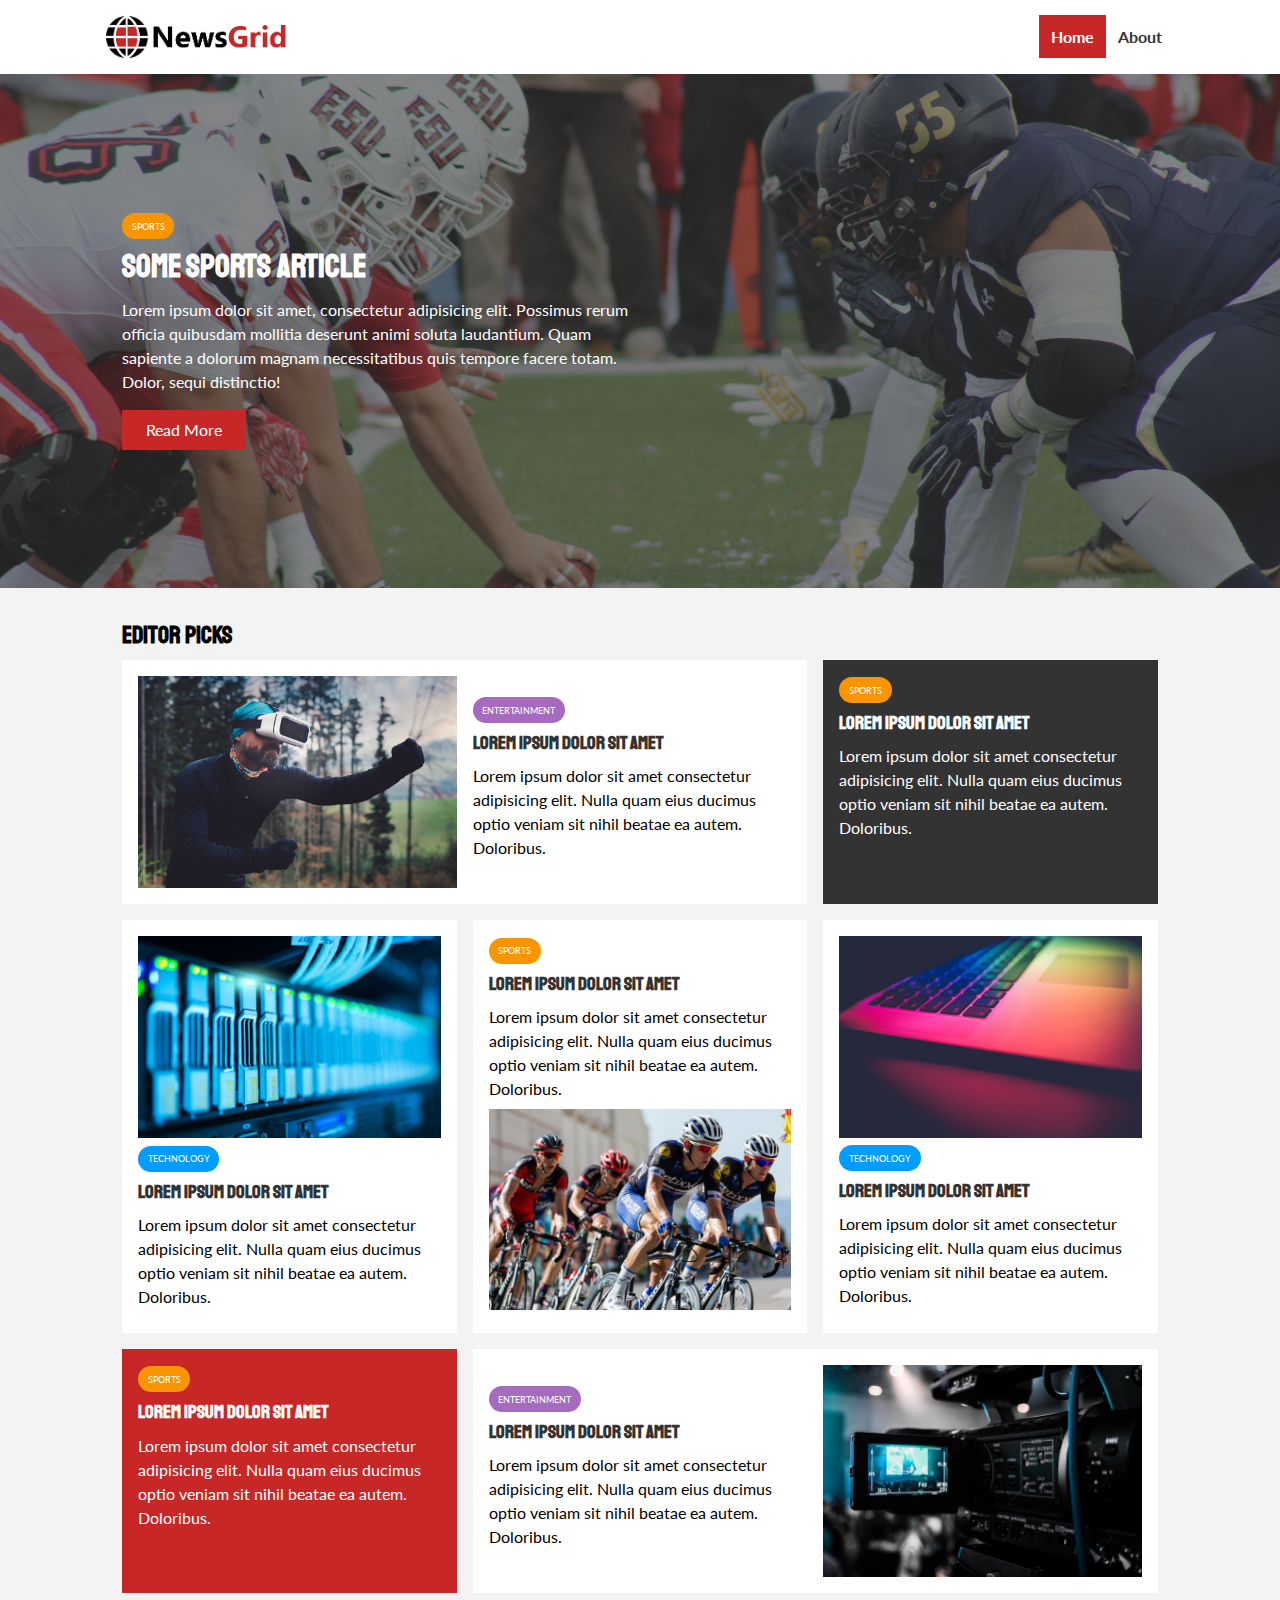
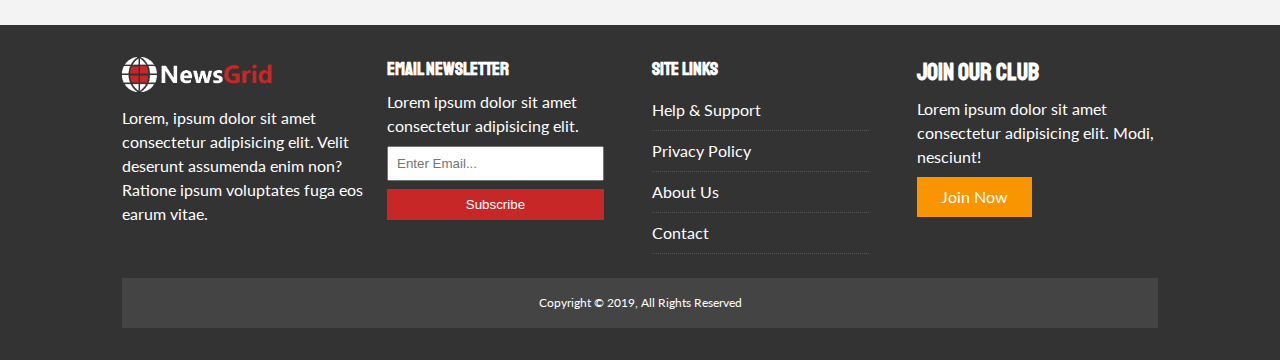
<file: newsgrid/index.html>
<!DOCTYPE html>
<html lang="en">
<head>
  <meta charset="UTF-8">
  <meta name="viewport" content="width=device-width, initial-scale=1.0">
  <meta http-equiv="X-UA-Compatible" content="ie=edge">
  <link rel="stylesheet" href="https://use.fontawesome.com/releases/v5.6.3/css/all.css" integrity="sha384-UHRtZLI+pbxtHCWp1t77Bi1L4ZtiqrqD80Kn4Z8NTSRyMA2Fd33n5dQ8lWUE00s/" crossorigin="anonymous">
  <link href="https://fonts.googleapis.com/css?family=Lato|Staatliches" rel="stylesheet">
  <link rel="stylesheet" href="css/style.css">
  <link rel="stylesheet" media="screen and (max-width: 768px)" href="css/mobile.css">
  <link rel="shortcut icon" type="image/x-icon" href="favicon.ico">
  <title>NewsGrid | Latest News</title>
</head>
<body>
  <nav id="main-nav">
    <div class="container">
      <img src="img/logo.png" alt="NewsGrid" class="logo">
      <div class="social">
        <a href="http://facebook.com" target="_blank"><i class="fab fa-facebook fa-2x"></i></a>
        <a href="http://twitter.com" target="_blank"><i class="fab fa-twitter fa-2x"></i></a>
        <a href="http://instagram.com" target="_blank"><i class="fab fa-instagram fa-2x"></i></a>
        <a href="http://youtube.com" target="_blank"><i class="fab fa-youtube fa-2x"></i></a>
      </div>
      <ul>
        <li><a class="current" href="index.html">Home</a></li>
        <li><a href="about.html">About</a></li>
      </ul>
    </div>
  </nav>

  <!-- Showcase -->
  <header id="showcase">
    <div class="container">
      <div class="showcase-container">
        <div class="showcase-content">
          <div class="category category-sports">Sports</div>
          <h1>Some Sports Article</h1>
          <p>Lorem ipsum dolor sit amet, consectetur adipisicing elit. Possimus rerum officia quibusdam mollitia deserunt animi soluta laudantium. Quam sapiente a dolorum magnam necessitatibus quis tempore facere totam. Dolor, sequi distinctio!</p>
          <a href="article.html" class="btn btn-primary">Read More</a>
        </div>
      </div>
    </div>
  </header>

  <!-- Home Articles -->
  <section id="home-articles" class="py-2">
    <div class="container">
        <h2>Editor Picks</h2>
        <div class="articles-container">
          <article class="card">
            <img src="img/articles/ent1.jpg" alt="">
            <div>
              <div class="category category-ent">Entertainment</div>
              <h3>
                <a href="article.html">Lorem ipsum dolor sit amet</a>
              </h3>
              <p>Lorem ipsum dolor sit amet consectetur adipisicing elit. Nulla quam eius ducimus optio veniam sit nihil beatae ea autem. Doloribus.</p>
            </div>
          </article>
          <article class="card bg-dark">
            <div class="category category-sports">Sports</div>
            <h3>
              <a href="article.html">Lorem ipsum dolor sit amet</a>
            </h3>
            <p>Lorem ipsum dolor sit amet consectetur adipisicing elit. Nulla quam eius ducimus optio veniam sit nihil beatae ea autem. Doloribus.</p>
          </article>
          <article class="card">
            <img src="img/articles/tech1.jpg" alt="">
            <div class="category category-tech">Technology</div>
            <h3>
              <a href="article.html">Lorem ipsum dolor sit amet</a>
            </h3>
            <p>Lorem ipsum dolor sit amet consectetur adipisicing elit. Nulla quam eius ducimus optio veniam sit nihil beatae ea autem. Doloribus.</p>
          </article>
          <article class="card">
            <div class="category category-sports">Sports</div>
            <h3>
              <a href="article.html">Lorem ipsum dolor sit amet</a>
            </h3>
            <p>Lorem ipsum dolor sit amet consectetur adipisicing elit. Nulla quam eius ducimus optio veniam sit nihil beatae ea autem. Doloribus.</p>
            <img src="img/articles/sports1.jpg" alt="">
          </article>
          <article class="card">
            <img src="img/articles/tech2.jpg" alt="">
            <div class="category category-tech">Technology</div>
            <h3>
              <a href="article.html">Lorem ipsum dolor sit amet</a>
            </h3>
            <p>Lorem ipsum dolor sit amet consectetur adipisicing elit. Nulla quam eius ducimus optio veniam sit nihil beatae ea autem. Doloribus.</p>
          </article>
          <article class="card bg-primary">
            <div class="category category-sports">Sports</div>
            <h3>
              <a href="article.html">Lorem ipsum dolor sit amet</a>
            </h3>
            <p>Lorem ipsum dolor sit amet consectetur adipisicing elit. Nulla quam eius ducimus optio veniam sit nihil beatae ea autem. Doloribus.</p>
          </article>
          <article class="card">
            <div>
              <div class="category category-ent">Entertainment</div>
              <h3>
                <a href="article.html">Lorem ipsum dolor sit amet</a>
              </h3>
              <p>Lorem ipsum dolor sit amet consectetur adipisicing elit. Nulla quam eius ducimus optio veniam sit nihil beatae ea autem. Doloribus.</p>
            </div>
            <img src="img/articles/ent2.jpg" alt="">
          </article>
        </div>
    </div>
  </section>

  <!-- Footer -->
  <footer id="main-footer" class="py-2">
    <div class="container footer-container">
      <div>
        <img src="img/logo_light.png" alt="NewsGrid">
        <p>Lorem, ipsum dolor sit amet consectetur adipisicing elit. Velit deserunt assumenda enim non? Ratione ipsum voluptates fuga eos earum vitae.</p>
      </div>
      <div>
        <h3>Email Newsletter</h3>
        <p>Lorem ipsum dolor sit amet consectetur adipisicing elit.</p>
        <form>
          <input type="email" placeholder="Enter Email...">
          <input type="submit" value="Subscribe" class="btn btn-primary">
        </form>
      </div>
      <div>
        <h3>Site Links</h3>
        <ul class="list">
          <li><a href="#">Help & Support</a></li>
          <li><a href="#">Privacy Policy</a></li>
          <li><a href="#">About Us</a></li>
          <li><a href="#">Contact</a></li>
        </ul>
      </div>
      <div>
        <h2>Join Our Club</h2>
        <p>Lorem ipsum dolor sit amet consectetur adipisicing elit. Modi, nesciunt!</p>
        <a href="#" class="btn btn-secondary">Join Now</a>
      </div>
      <div>
        <p>
          Copyright &copy; 2019, All Rights Reserved
        </p>
      </div>
    </div>
  </footer>

</body>
</html>
</file>
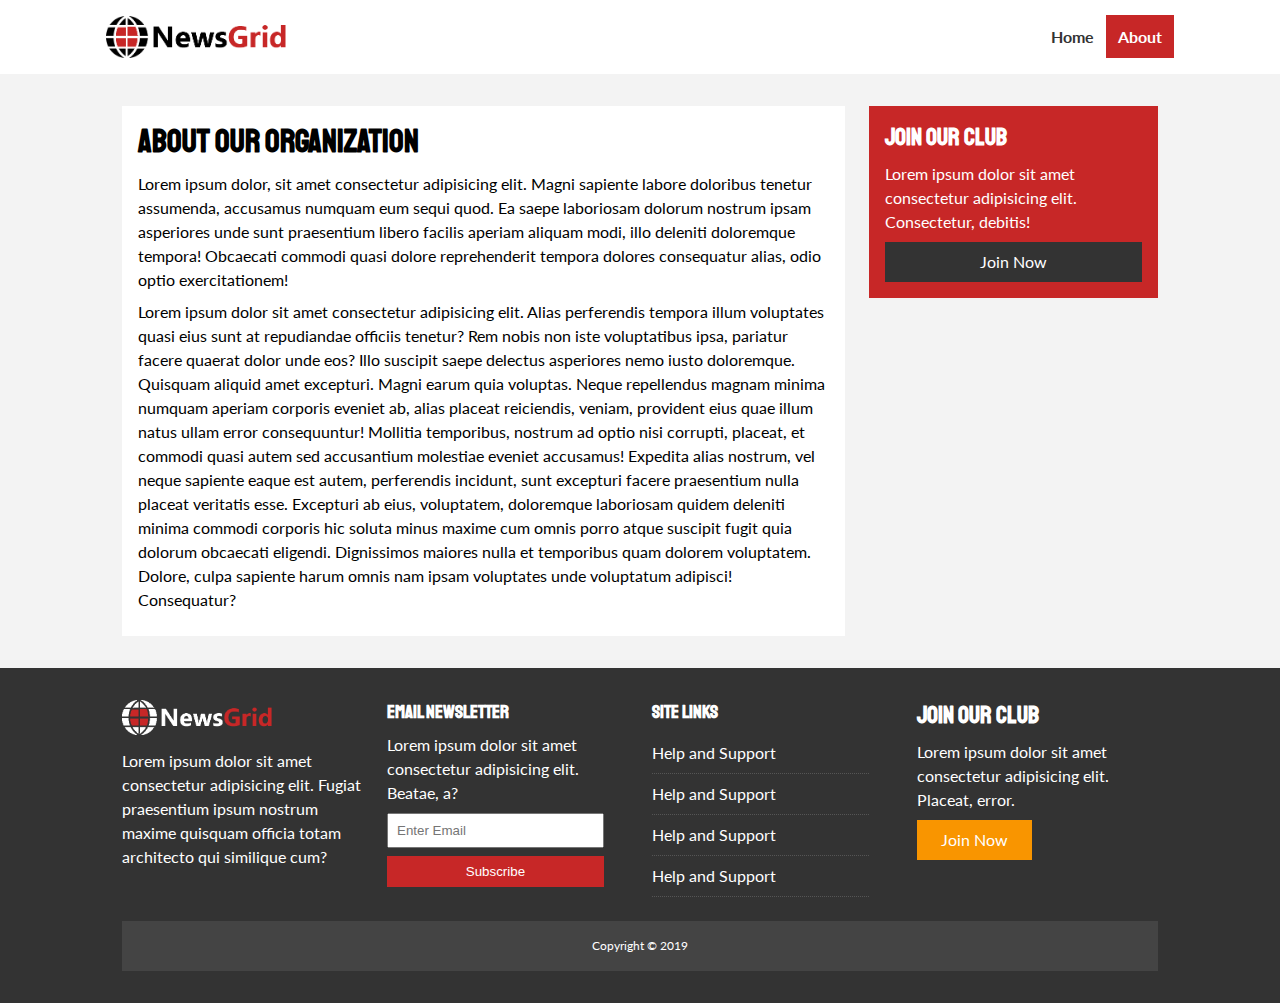
<file: about.html>
<!DOCTYPE html>
<html lang="en">
<head>
  <meta charset="UTF-8">
  <meta name="viewport" content="width=device-width, initial-scale=1.0">
  <meta http-equiv="X-UA-Compatible" content="ie=edge">
  <link rel="stylesheet" href="https://use.fontawesome.com/releases/v5.7.2/css/all.css" integrity="sha384-fnmOCqbTlWIlj8LyTjo7mOUStjsKC4pOpQbqyi7RrhN7udi9RwhKkMHpvLbHG9Sr" crossorigin="anonymous">
  <link href="https://fonts.googleapis.com/css?family=Lato|Staatliches" rel="stylesheet">
  <link rel="stylesheet" href="css/style.css">
  <link rel="stylesheet" media="screen and (max-width: 768px)" href="css/mobile.css">
  <link rel="shortcut icon" type="image/x-icon" href="favicon.ico">
  <title>News Grid | About</title>
</head>
<body>


  <!-- Navbar -->
  <nav id="main-nav">
    <div class="container">
      <img src="img/logo.png" class="logo" alt="">
      <div class="social">
        <a href="http://facebook.com"><i class="fab fa-facebook fa-2x" target="_blank"></i></a>
        <a href="http://twitter.com"><i class="fab fa-twitter fa-2x" target="_blank"></i></a>
        <a href="http://instagram.com"><i class="fab fa-instagram fa-2x" target="_blank"></i></a>
        <a href="http://youtube.com"><i class="fab fa-youtube fa-2x" target="_blank"></i></a>
      </div>
      <ul>
        <li><a href="index.html">Home</a></li>
        <li><a href="about.html" class="current">About</a></li>
      </ul>
    </div>
  </nav>


  
<!-- Section About-->
<section id="about">
  <div class="container">
    <div class="page-container">
      <article class="card">
        <h1 class="l-heading">About Our Organization</h1>
        <p>Lorem ipsum dolor, sit amet consectetur adipisicing elit. Magni sapiente labore doloribus tenetur assumenda, accusamus numquam eum sequi quod. Ea saepe laboriosam dolorum nostrum ipsam asperiores unde sunt praesentium libero facilis aperiam aliquam modi, illo deleniti doloremque tempora! Obcaecati commodi quasi dolore reprehenderit tempora dolores consequatur alias, odio optio exercitationem!</p>
        <p>Lorem ipsum dolor sit amet consectetur adipisicing elit. Alias perferendis tempora illum voluptates quasi eius sunt at repudiandae officiis tenetur? Rem nobis non iste voluptatibus ipsa, pariatur facere quaerat dolor unde eos? Illo suscipit saepe delectus asperiores nemo iusto doloremque. Quisquam aliquid amet excepturi. Magni earum quia voluptas. Neque repellendus magnam minima numquam aperiam corporis eveniet ab, alias placeat reiciendis, veniam, provident eius quae illum natus ullam error consequuntur! Mollitia temporibus, nostrum ad optio nisi corrupti, placeat, et commodi quasi autem sed accusantium molestiae eveniet accusamus! Expedita alias nostrum, vel neque sapiente eaque est autem, perferendis incidunt, sunt excepturi facere praesentium nulla placeat veritatis esse. Excepturi ab eius, voluptatem, doloremque laboriosam quidem deleniti minima commodi corporis hic soluta minus maxime cum omnis porro atque suscipit fugit quia dolorum obcaecati eligendi. Dignissimos maiores nulla et temporibus quam dolorem voluptatem. Dolore, culpa sapiente harum omnis nam ipsam voluptates unde voluptatum adipisci! Consequatur?</p>
      </article>
      <aside class="card bg-primary">
        <h2>Join Our Club</h2>
        <p>Lorem ipsum dolor sit amet consectetur adipisicing elit. Consectetur, debitis!</p>
        <a href="#" class="btn btn-dark btn-block">Join Now</a>
      </aside>
    </div>
  </div>
</section>


  <!-- Footer -->
  <footer id="main-footer">
    <div class="container footer-container py-2">
      <div>
        <img src="img/logo_light.png" alt="">
        <p>Lorem ipsum dolor sit amet consectetur adipisicing elit. Fugiat praesentium ipsum nostrum maxime quisquam
          officia totam architecto qui similique cum?</p>
      </div>
      <div>
        <h3>Email Newsletter</h3>
        <p>Lorem ipsum dolor sit amet consectetur adipisicing elit. Beatae, a?</p>
        <form>
          <input type="email" placeholder="Enter Email">
          <input type="submit" value="Subscribe" class="btn btn-primary">
        </form>
      </div>
      <div>
        <h3>Site Links</h3>
        <ul class="list">
          <li><a href="#">Help and Support</a></li>
          <li><a href="#">Help and Support</a></li>
          <li><a href="#">Help and Support</a></li>
          <li><a href="#">Help and Support</a></li>
        </ul>
      </div>
      <div>
        <h2>Join Our Club</h2>
        <p>Lorem ipsum dolor sit amet consectetur adipisicing elit. Placeat, error.</p>
        <a href="#" class="btn btn-secondary">Join Now</a>
      </div>
      <div>
        <p>Copyright &copy; 2019</p>
      </div>
    </div>
  </footer>


</body>
</html>
</html>
</file>
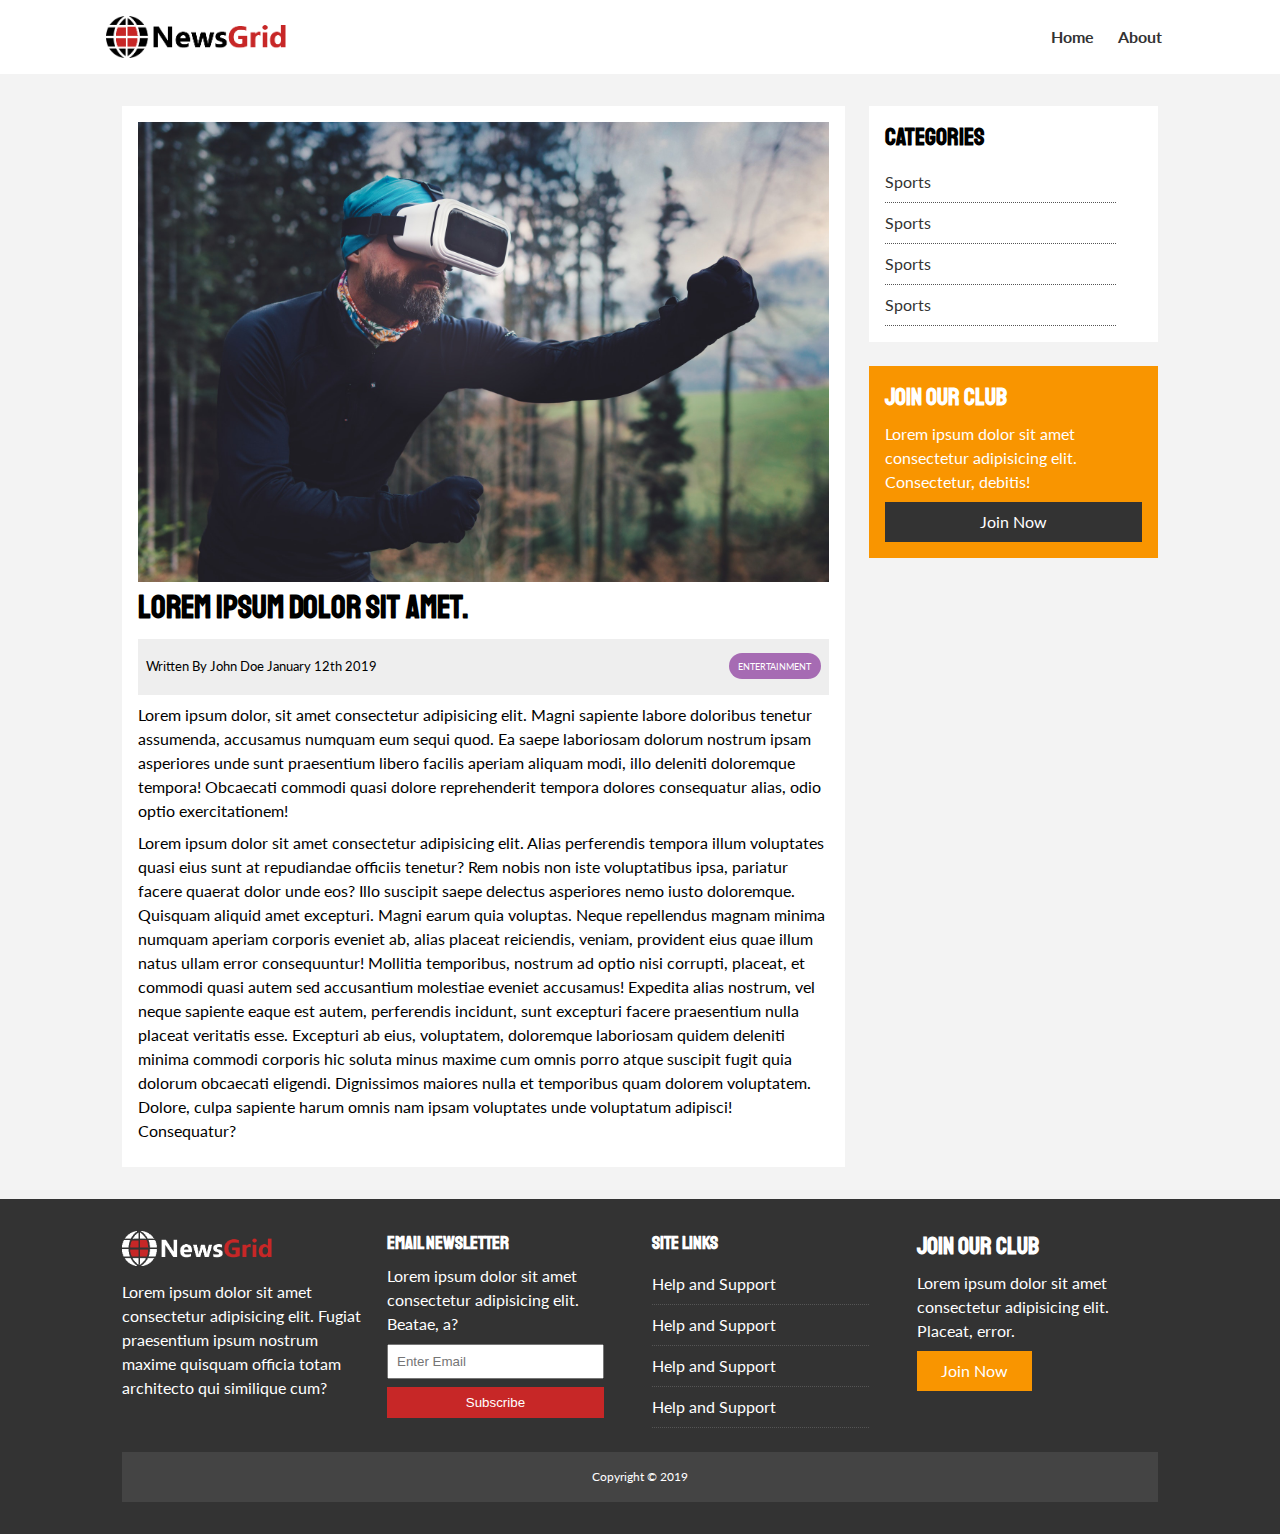
<file: article.html>
<!DOCTYPE html>
<html lang="en">
<head>
  <meta charset="UTF-8">
  <meta name="viewport" content="width=device-width, initial-scale=1.0">
  <meta http-equiv="X-UA-Compatible" content="ie=edge">
  <link rel="stylesheet" href="https://use.fontawesome.com/releases/v5.7.2/css/all.css" integrity="sha384-fnmOCqbTlWIlj8LyTjo7mOUStjsKC4pOpQbqyi7RrhN7udi9RwhKkMHpvLbHG9Sr" crossorigin="anonymous">
  <link href="https://fonts.googleapis.com/css?family=Lato|Staatliches" rel="stylesheet">
  <link rel="stylesheet" href="css/style.css">
  <link rel="stylesheet" media="screen and (max-width: 768px)" href="css/mobile.css">
  <link rel="shortcut icon" type="image/x-icon" href="favicon.ico">
  <title>News Grid | Latest News</title>
</head>
<body>


  <!-- Navbar -->
  <nav id="main-nav">
    <div class="container">
      <img src="img/logo.png" class="logo" alt="">
      <div class="social">
        <a href="http://facebook.com"><i class="fab fa-facebook fa-2x" target="_blank"></i></a>
        <a href="http://twitter.com"><i class="fab fa-twitter fa-2x" target="_blank"></i></a>
        <a href="http://instagram.com"><i class="fab fa-instagram fa-2x" target="_blank"></i></a>
        <a href="http://youtube.com"><i class="fab fa-youtube fa-2x" target="_blank"></i></a>
      </div>
      <ul>
        <li><a href="index.html">Home</a></li>
        <li><a href="about.html">About</a></li>
      </ul>
    </div>
  </nav>


  
<!-- Section Article-->
<section id="article">
  <div class="container">
    <div class="page-container">
      <article class="card">
        <img src="img/articles/ent1.jpg" alt="" class="src">
        <h1 class="l-heading">Lorem ipsum dolor sit amet.</h1>
        <div class="meta">
          <small>
            <i class="fas fa-user"></i> Written By John Doe January 12th 2019
          </small>
          <div class="category category-ent">Entertainment</div>
        </div>
        <p>Lorem ipsum dolor, sit amet consectetur adipisicing elit. Magni sapiente labore doloribus tenetur assumenda, accusamus numquam eum sequi quod. Ea saepe laboriosam dolorum nostrum ipsam asperiores unde sunt praesentium libero facilis aperiam aliquam modi, illo deleniti doloremque tempora! Obcaecati commodi quasi dolore reprehenderit tempora dolores consequatur alias, odio optio exercitationem!</p>
        <p>Lorem ipsum dolor sit amet consectetur adipisicing elit. Alias perferendis tempora illum voluptates quasi eius sunt at repudiandae officiis tenetur? Rem nobis non iste voluptatibus ipsa, pariatur facere quaerat dolor unde eos? Illo suscipit saepe delectus asperiores nemo iusto doloremque. Quisquam aliquid amet excepturi. Magni earum quia voluptas. Neque repellendus magnam minima numquam aperiam corporis eveniet ab, alias placeat reiciendis, veniam, provident eius quae illum natus ullam error consequuntur! Mollitia temporibus, nostrum ad optio nisi corrupti, placeat, et commodi quasi autem sed accusantium molestiae eveniet accusamus! Expedita alias nostrum, vel neque sapiente eaque est autem, perferendis incidunt, sunt excepturi facere praesentium nulla placeat veritatis esse. Excepturi ab eius, voluptatem, doloremque laboriosam quidem deleniti minima commodi corporis hic soluta minus maxime cum omnis porro atque suscipit fugit quia dolorum obcaecati eligendi. Dignissimos maiores nulla et temporibus quam dolorem voluptatem. Dolore, culpa sapiente harum omnis nam ipsam voluptates unde voluptatum adipisci! Consequatur?</p>
      </article>

      <aside id="categories" class="card">
        <h2>Categories</h2>
        <ul class="list">
          <li><a href="#"><i class="fas fa-chevron-right"></i>Sports</a></li>
          <li><a href="#"><i class="fas fa-chevron-right"></i>Sports</a></li>
          <li><a href="#"><i class="fas fa-chevron-right"></i>Sports</a></li>
          <li><a href="#"><i class="fas fa-chevron-right"></i>Sports</a></li>
        </ul>
      </aside>
      <aside class="card bg-secondary">
        <h2>Join Our Club</h2>
        <p>Lorem ipsum dolor sit amet consectetur adipisicing elit. Consectetur, debitis!</p>
        <a href="#" class="btn btn-dark btn-block">Join Now</a>
      </aside>
    </div>
  </div>
</section>


  <!-- Footer -->
  <footer id="main-footer">
    <div class="container footer-container py-2">
      <div>
        <img src="img/logo_light.png" alt="">
        <p>Lorem ipsum dolor sit amet consectetur adipisicing elit. Fugiat praesentium ipsum nostrum maxime quisquam
          officia totam architecto qui similique cum?</p>
      </div>
      <div>
        <h3>Email Newsletter</h3>
        <p>Lorem ipsum dolor sit amet consectetur adipisicing elit. Beatae, a?</p>
        <form>
          <input type="email" placeholder="Enter Email">
          <input type="submit" value="Subscribe" class="btn btn-primary">
        </form>
      </div>
      <div>
        <h3>Site Links</h3>
        <ul class="list">
          <li><a href="#">Help and Support</a></li>
          <li><a href="#">Help and Support</a></li>
          <li><a href="#">Help and Support</a></li>
          <li><a href="#">Help and Support</a></li>
        </ul>
      </div>
      <div>
        <h2>Join Our Club</h2>
        <p>Lorem ipsum dolor sit amet consectetur adipisicing elit. Placeat, error.</p>
        <a href="#" class="btn btn-secondary">Join Now</a>
      </div>
      <div>
        <p>Copyright &copy; 2019</p>
      </div>
    </div>
  </footer>


</body>
</html>
</html>
</file>
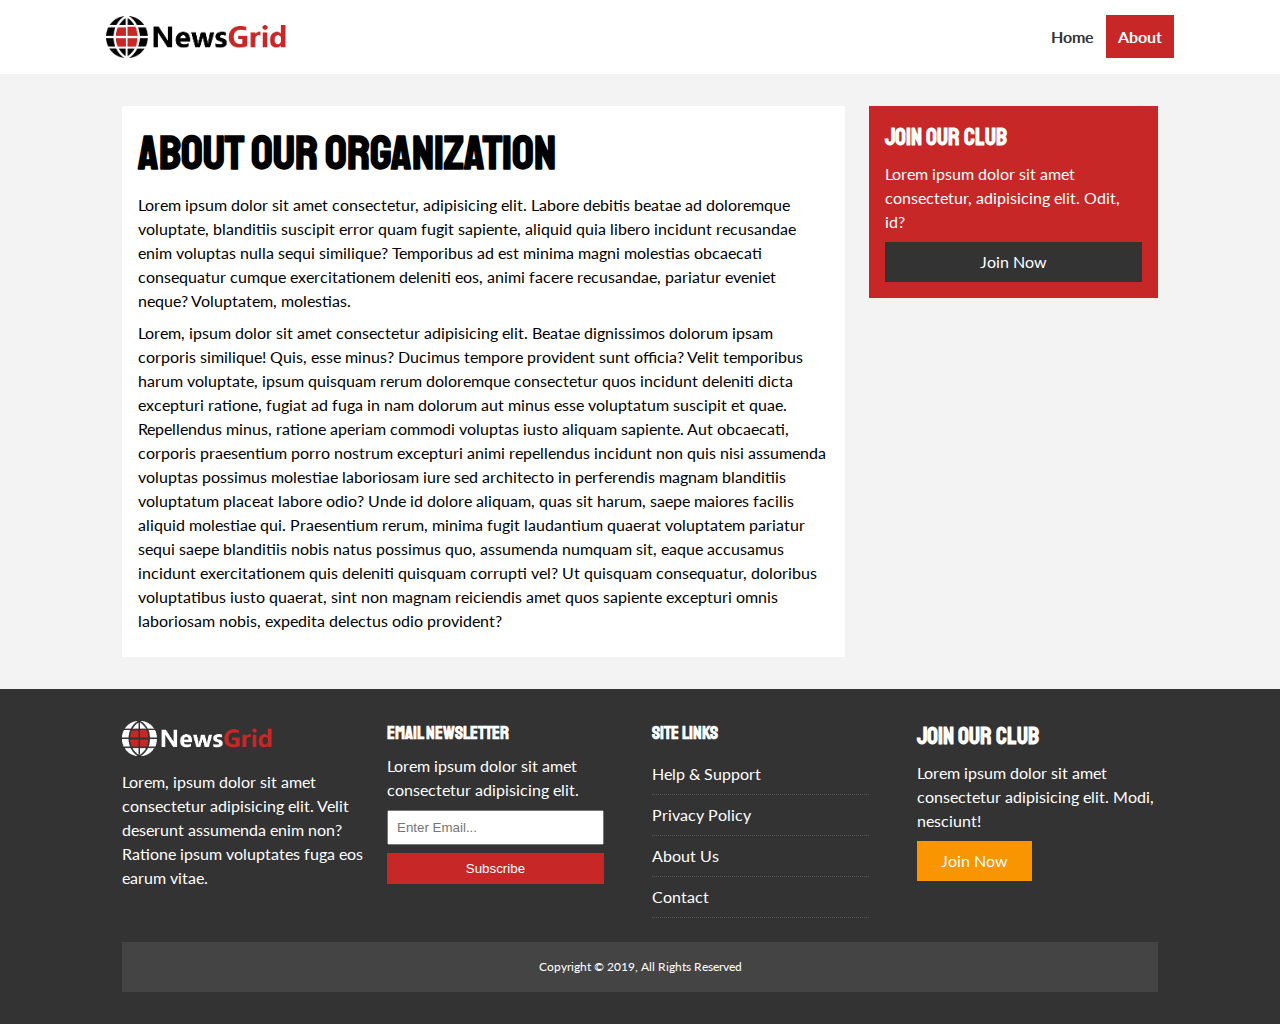
<file: newsgrid/about.html>
<!DOCTYPE html>
<html lang="en">
<head>
  <meta charset="UTF-8">
  <meta name="viewport" content="width=device-width, initial-scale=1.0">
  <meta http-equiv="X-UA-Compatible" content="ie=edge">
  <link rel="stylesheet" href="https://use.fontawesome.com/releases/v5.6.3/css/all.css" integrity="sha384-UHRtZLI+pbxtHCWp1t77Bi1L4ZtiqrqD80Kn4Z8NTSRyMA2Fd33n5dQ8lWUE00s/" crossorigin="anonymous">
  <link href="https://fonts.googleapis.com/css?family=Lato|Staatliches" rel="stylesheet">
  <link rel="stylesheet" href="css/style.css">
  <link rel="stylesheet" media="screen and (max-width: 768px)" href="css/mobile.css">
  <link rel="shortcut icon" type="image/x-icon" href="favicon.ico">
  <title>NewsGrid | About</title>
</head>
<body>
  <nav id="main-nav">
    <div class="container">
      <img src="img/logo.png" alt="NewsGrid" class="logo">
      <div class="social">
        <a href="http://facebook.com" target="_blank"><i class="fab fa-facebook fa-2x"></i></a>
        <a href="http://twitter.com" target="_blank"><i class="fab fa-twitter fa-2x"></i></a>
        <a href="http://instagram.com" target="_blank"><i class="fab fa-instagram fa-2x"></i></a>
        <a href="http://youtube.com" target="_blank"><i class="fab fa-youtube fa-2x"></i></a>
      </div>
      <ul>
        <li><a href="index.html">Home</a></li>
        <li><a class="current" href="about.html">About</a></li>
      </ul>
    </div>
  </nav>

  <section id="about">
    <div class="container">
      <div class="page-container">
        <article class="card">
          <h1 class="l-heading">About Our Organization</h1>
          <p>Lorem ipsum dolor sit amet consectetur, adipisicing elit. Labore debitis beatae ad doloremque voluptate, blanditiis suscipit error quam fugit sapiente, aliquid quia libero incidunt recusandae enim voluptas nulla sequi similique? Temporibus ad est minima magni molestias obcaecati consequatur cumque exercitationem deleniti eos, animi facere recusandae, pariatur eveniet neque? Voluptatem, molestias.</p>
          <p>Lorem, ipsum dolor sit amet consectetur adipisicing elit. Beatae dignissimos dolorum ipsam corporis similique! Quis, esse minus? Ducimus tempore provident sunt officia? Velit temporibus harum voluptate, ipsum quisquam rerum doloremque consectetur quos incidunt deleniti dicta excepturi ratione, fugiat ad fuga in nam dolorum aut minus esse voluptatum suscipit et quae. Repellendus minus, ratione aperiam commodi voluptas iusto aliquam sapiente. Aut obcaecati, corporis praesentium porro nostrum excepturi animi repellendus incidunt non quis nisi assumenda voluptas possimus molestiae laboriosam iure sed architecto in perferendis magnam blanditiis voluptatum placeat labore odio? Unde id dolore aliquam, quas sit harum, saepe maiores facilis aliquid molestiae qui. Praesentium rerum, minima fugit laudantium quaerat voluptatem pariatur sequi saepe blanditiis nobis natus possimus quo, assumenda numquam sit, eaque accusamus incidunt exercitationem quis deleniti quisquam corrupti vel? Ut quisquam consequatur, doloribus voluptatibus iusto quaerat, sint non magnam reiciendis amet quos sapiente excepturi omnis laboriosam nobis, expedita delectus odio provident?</p>
        </article>
        <aside class="card bg-primary">
          <h2>Join Our Club</h2>
          <p>Lorem ipsum dolor sit amet consectetur, adipisicing elit. Odit, id?</p>
          <a href="#" class="btn btn-dark btn-block">Join Now</a>
        </aside>
      </div>
    </div>
  </section>

  <!-- Footer -->
  <footer id="main-footer" class="py-2">
    <div class="container footer-container">
      <div>
        <img src="img/logo_light.png" alt="NewsGrid">
        <p>Lorem, ipsum dolor sit amet consectetur adipisicing elit. Velit deserunt assumenda enim non? Ratione ipsum voluptates fuga eos earum vitae.</p>
      </div>
      <div>
        <h3>Email Newsletter</h3>
        <p>Lorem ipsum dolor sit amet consectetur adipisicing elit.</p>
        <form>
          <input type="email" placeholder="Enter Email...">
          <input type="submit" value="Subscribe" class="btn btn-primary">
        </form>
      </div>
      <div>
        <h3>Site Links</h3>
        <ul class="list">
          <li><a href="#">Help & Support</a></li>
          <li><a href="#">Privacy Policy</a></li>
          <li><a href="#">About Us</a></li>
          <li><a href="#">Contact</a></li>
        </ul>
      </div>
      <div>
        <h2>Join Our Club</h2>
        <p>Lorem ipsum dolor sit amet consectetur adipisicing elit. Modi, nesciunt!</p>
        <a href="#" class="btn btn-secondary">Join Now</a>
      </div>
      <div>
        <p>
          Copyright &copy; 2019, All Rights Reserved
        </p>
      </div>
    </div>
  </footer>

</body>
</html>
</file>
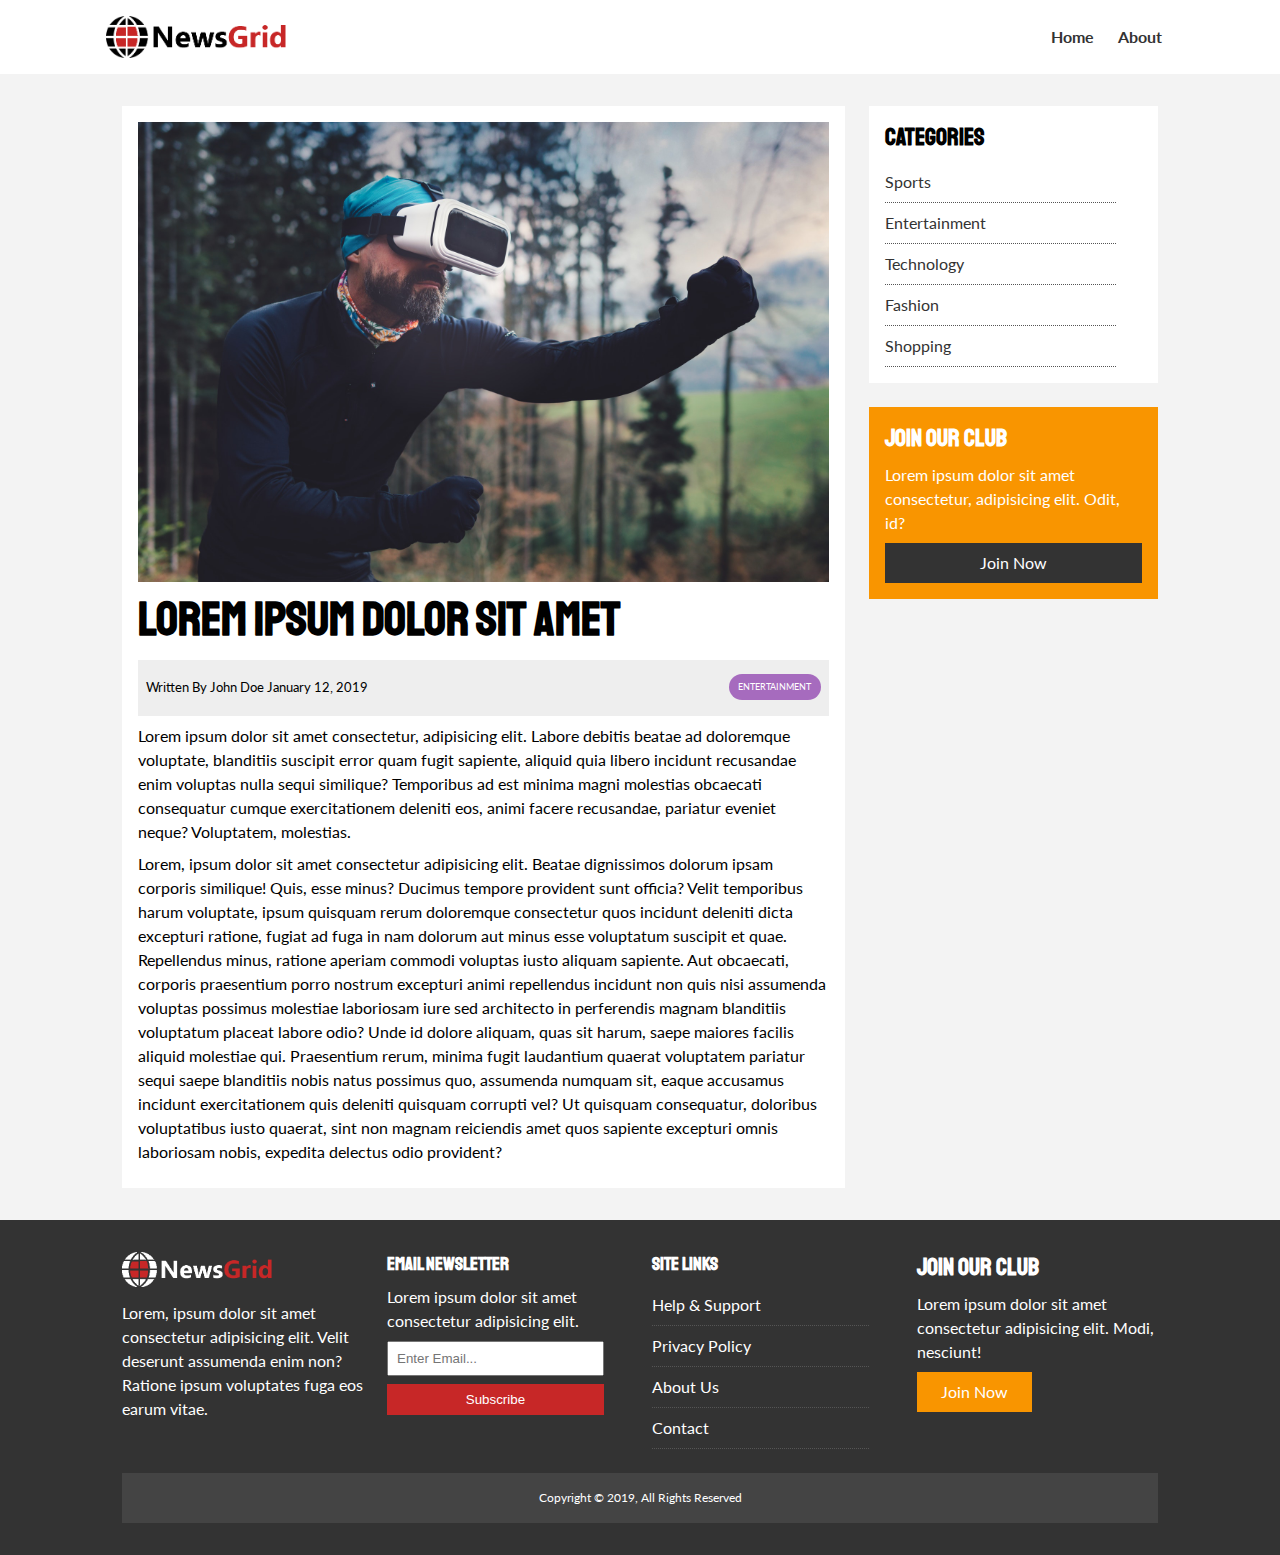
<file: newsgrid/article.html>
<!DOCTYPE html>
<html lang="en">
<head>
  <meta charset="UTF-8">
  <meta name="viewport" content="width=device-width, initial-scale=1.0">
  <meta http-equiv="X-UA-Compatible" content="ie=edge">
  <link rel="stylesheet" href="https://use.fontawesome.com/releases/v5.6.3/css/all.css" integrity="sha384-UHRtZLI+pbxtHCWp1t77Bi1L4ZtiqrqD80Kn4Z8NTSRyMA2Fd33n5dQ8lWUE00s/" crossorigin="anonymous">
  <link href="https://fonts.googleapis.com/css?family=Lato|Staatliches" rel="stylesheet">
  <link rel="stylesheet" href="css/style.css">
  <link rel="stylesheet" media="screen and (max-width: 768px)" href="css/mobile.css">
  <link rel="shortcut icon" type="image/x-icon" href="favicon.ico">
  <title>NewsGrid | Latest News</title>
</head>
<body>
  <nav id="main-nav">
    <div class="container">
      <img src="img/logo.png" alt="NewsGrid" class="logo">
      <div class="social">
        <a href="http://facebook.com" target="_blank"><i class="fab fa-facebook fa-2x"></i></a>
        <a href="http://twitter.com" target="_blank"><i class="fab fa-twitter fa-2x"></i></a>
        <a href="http://instagram.com" target="_blank"><i class="fab fa-instagram fa-2x"></i></a>
        <a href="http://youtube.com" target="_blank"><i class="fab fa-youtube fa-2x"></i></a>
      </div>
      <ul>
        <li><a href="index.html">Home</a></li>
        <li><a href="about.html">About</a></li>
      </ul>
    </div>
  </nav>

  <section id="article">
    <div class="container">
      <div class="page-container">
        <article class="card">
          <img src="img/articles/ent1.jpg" alt="">
          <h1 class="l-heading">Lorem ipsum dolor sit amet</h1>
          <div class="meta">
            <small>
              <i class="fas fa-user"></i> Written By John Doe January 12, 2019
            </small>
            <div class="category category-ent">Entertainment</div>
          </div>
          <p>Lorem ipsum dolor sit amet consectetur, adipisicing elit. Labore debitis beatae ad doloremque voluptate, blanditiis suscipit error quam fugit sapiente, aliquid quia libero incidunt recusandae enim voluptas nulla sequi similique? Temporibus ad est minima magni molestias obcaecati consequatur cumque exercitationem deleniti eos, animi facere recusandae, pariatur eveniet neque? Voluptatem, molestias.</p>
          <p>Lorem, ipsum dolor sit amet consectetur adipisicing elit. Beatae dignissimos dolorum ipsam corporis similique! Quis, esse minus? Ducimus tempore provident sunt officia? Velit temporibus harum voluptate, ipsum quisquam rerum doloremque consectetur quos incidunt deleniti dicta excepturi ratione, fugiat ad fuga in nam dolorum aut minus esse voluptatum suscipit et quae. Repellendus minus, ratione aperiam commodi voluptas iusto aliquam sapiente. Aut obcaecati, corporis praesentium porro nostrum excepturi animi repellendus incidunt non quis nisi assumenda voluptas possimus molestiae laboriosam iure sed architecto in perferendis magnam blanditiis voluptatum placeat labore odio? Unde id dolore aliquam, quas sit harum, saepe maiores facilis aliquid molestiae qui. Praesentium rerum, minima fugit laudantium quaerat voluptatem pariatur sequi saepe blanditiis nobis natus possimus quo, assumenda numquam sit, eaque accusamus incidunt exercitationem quis deleniti quisquam corrupti vel? Ut quisquam consequatur, doloribus voluptatibus iusto quaerat, sint non magnam reiciendis amet quos sapiente excepturi omnis laboriosam nobis, expedita delectus odio provident?</p>
        </article>

        <aside id="categories" class="card">
          <h2>Categories</h2>
          <ul class="list">
            <li><a href="#"><i class="fas fa-chevron-right"></i> Sports</a></li>
            <li><a href="#"><i class="fas fa-chevron-right"></i> Entertainment</a></li>
            <li><a href="#"><i class="fas fa-chevron-right"></i> Technology</a></li>
            <li><a href="#"><i class="fas fa-chevron-right"></i> Fashion</a></li>
            <li><a href="#"><i class="fas fa-chevron-right"></i> Shopping</a></li>
          </ul>
        </aside>

        <aside class="card bg-secondary">
          <h2>Join Our Club</h2>
          <p>Lorem ipsum dolor sit amet consectetur, adipisicing elit. Odit, id?</p>
          <a href="#" class="btn btn-dark btn-block">Join Now</a>
        </aside>
      </div>
    </div>
  </section>

  <!-- Footer -->
  <footer id="main-footer" class="py-2">
    <div class="container footer-container">
      <div>
        <img src="img/logo_light.png" alt="NewsGrid">
        <p>Lorem, ipsum dolor sit amet consectetur adipisicing elit. Velit deserunt assumenda enim non? Ratione ipsum voluptates fuga eos earum vitae.</p>
      </div>
      <div>
        <h3>Email Newsletter</h3>
        <p>Lorem ipsum dolor sit amet consectetur adipisicing elit.</p>
        <form>
          <input type="email" placeholder="Enter Email...">
          <input type="submit" value="Subscribe" class="btn btn-primary">
        </form>
      </div>
      <div>
        <h3>Site Links</h3>
        <ul class="list">
          <li><a href="#">Help & Support</a></li>
          <li><a href="#">Privacy Policy</a></li>
          <li><a href="#">About Us</a></li>
          <li><a href="#">Contact</a></li>
        </ul>
      </div>
      <div>
        <h2>Join Our Club</h2>
        <p>Lorem ipsum dolor sit amet consectetur adipisicing elit. Modi, nesciunt!</p>
        <a href="#" class="btn btn-secondary">Join Now</a>
      </div>
      <div>
        <p>
          Copyright &copy; 2019, All Rights Reserved
        </p>
      </div>
    </div>
  </footer>

</body>
</html>
</file>
<file: newsgrid/css/style.css>
:root {
  --primary-color: #c72727;
  --secondary-color: #f99500;
  --light-color: #f3f3f3;
  --dark-color: #333;
  --max-width: 1100px;
}

.category {
  --sports-color: #f99500;
  --ent-color: #a66bbe;
  --tech-color: #009cff;
}

* {
  margin: 0;
  padding: 0;
  box-sizing: border-box;
}

body {
  font-family: 'Lato', sans-serif;
  line-height: 1.5;
  background: var(--light-color);
}

a {
  color: #333;
  text-decoration: none;
}

ul {
  list-style: none;
}

p {
  margin: .5rem 0;
}

img {
  width: 100%;
}

h1, h2, h3, h4, h5, h6 {
  font-family: 'Staatliches', cursive;
  margin-bottom: .55rem;
  line-height: 1.3;
}

/* Utility */
.container {
  max-width: var(--max-width);
  margin: auto;
  padding: 0 2rem;
  overflow: hidden;
}

.category {
  display: inline-block;
  color: #fff;
  font-size: 0.55rem;
  text-transform: uppercase;
  padding: 0.4rem 0.6rem;
  border-radius: 15px;
  margin-bottom: 0.5rem;
}

.category-sports { background: var(--sports-color) }
.category-ent { background: var(--ent-color) }
.category-tech { background: var(--tech-color) }

.btn {
  display: inline-block;
  border: none;
  background: var(--dark-color);
  color: #fff;
  padding: 0.5rem 1.5rem;
}

.btn-light { background: var(--light-color) }
.btn-primary { background: var(--primary-color) }
.btn-secondary { background: var(--secondary-color) }

.btn-block {
  display: block;
  width: 100%;
  text-align: center;
}

.btn:hover {
  opacity: 0.9;
}

.card {
  background: #fff;
  padding: 1rem;
}

.bg-dark {
  background: var(--dark-color);
  color: #fff;
}

.bg-primary {
  background: var(--primary-color);
  color: #fff;
}

.bg-secondary {
  background: var(--secondary-color);
  color: #fff;
}

.bg-dark h1,
.bg-dark h2,
.bg-dark h3,
.bg-dark a,
.bg-primary h1,
.bg-primary h2,
.bg-primary h3,
.bg-primary a,
.bg-secondary h1,
.bg-secondary h2,
.bg-secondary h3,
.bg-secondary a {
  color: #fff;
}

.py-1 { padding: 1.5rem 0 }
.py-2 { padding: 2rem 0 }
.py-3 { padding: 3rem 0 }
.p-1 { padding: 1.5rem }
.p-2 { padding: 2rem }
.p-3 { padding: 3rem }

.l-heading {
  font-size: 3rem;
}

.list li {
  padding: .5rem 0;
  border-bottom: #555 dotted 1px;
  width: 90%;
}

.list li a:hover {
  color: var(--primary-color) !important;
}

/* Inner page grid container */
.page-container {
  display: grid;
  grid-template-columns: 5fr 2fr;
  margin: 2rem 0;
  grid-gap: 1.5rem;
}

.page-container > *:first-child {
  grid-row: 1 / span 3;
}

/* Navigation */
#main-nav {
  background: #fff;
  position: sticky;
  top: 0;
  z-index: 2;
}

#main-nav .container {
  display: grid;
  grid-template-columns: 6fr 3fr 2fr;
  padding: 1rem;
  align-items: center;
}

#main-nav .logo {
  width: 180px;
}

#main-nav ul {
  justify-self: end;
  display: flex;
}

#main-nav ul li a {
  padding: 0.75rem;
  font-weight: bold;
}

#main-nav ul li a.current {
  background: var(--primary-color);
  color: #fff;
}

#main-nav ul li a:hover {
  background: var(--light-color);
  color: var(--dark-color);
}

#main-nav .social {
  justify-self: center;
}

#main-nav .social i {
  color: #777;
  margin-right: .5rem;
}

/* Showcase */
#showcase {
  color: #fff;
  background: #333;
  padding: 2rem;
  position: relative;
}

#showcase:before {
  content: '';
  background: url('../img/featured.jpg') no-repeat center center/cover;
  position: absolute;
  top: 0;
  left: 0;
  width: 100%;
  height: 100%;
  opacity: 0.4;
}

#showcase .showcase-container {
  display: grid;
  grid-template-columns: repeat(2, 1fr);
  justify-content: center;
  align-items: center;
  height: 50vh;
}

#showcase .showcase-content {
  z-index: 1;
}

#showcase .showcase-content p {
  margin-bottom: 1rem;
}

/* Home Articles */
#home-articles .articles-container {
  display: grid;
  grid-template-columns: repeat(3, 1fr);
  grid-gap: 1rem;
}

#home-articles .articles-container > *:first-child,
#home-articles .articles-container > *:last-child {
  display: grid;
  grid-template-columns: repeat(2, 1fr);
  grid-gap: 1rem;
  align-items: center;
  grid-column: 1 / span 2;
}

#home-articles .articles-container > *:last-child {
  grid-column: 2 / span 2;
}

#article .meta {
  display: flex;
  justify-content: space-between;
  align-items: center;
  background: #eee;
  padding: 0.5rem;
}

#article .meta .category {
  margin-top: 0.4rem;
}

/* Footer */
#main-footer {
  background: var(--dark-color);
  color: #fff;
}

#main-footer img {
  width: 150px;
}

#main-footer a {
  color: #fff;
}

#main-footer .footer-container {
  display: grid;
  grid-template-columns: repeat(4, 1fr);
  grid-gap: 1.5rem;
}

#main-footer .footer-container > *:last-child {
  background: #444;
  grid-column: 1 / span 4;
  padding: .5rem;
  text-align: center;
  font-size: 0.75rem;
}

#main-footer .footer-container input[type='email'] {
  width: 90%;
  padding: 0.5rem;
  margin-bottom: 0.5rem;
}

#main-footer .footer-container input[type='submit'] {
  width: 90%;
}
</file>
<file: newsgrid/css/mobile.css>
/* Navigation */
#main-nav .social {
  display: none;
}

#main-nav .container {
  grid-template-columns: 1fr;
  grid-gap: 1.2rem;
}

#main-nav ul,
#main-nav .logo {
  justify-self: center;
}

#main-nav ul li a {
  padding: 0.50rem;
}

#home-articles .articles-container {
  grid-template-columns: repeat(2, 1fr);
}

#home-articles .articles-container > *:first-child,
#home-articles .articles-container > *:last-child {
  grid-template-columns: 1fr;
  grid-column: 1;
}

@media(max-width: 600px) {
  /* Stack Grid Items */
  #showcase .showcase-container,
  #home-articles .articles-container,
  #main-footer .footer-container {
    grid-template-columns: 1fr;
  }

  #main-footer .footer-container > *:last-child {
    grid-column: 1;
  }

  #main-footer .footer-container > *:first-child,
  #main-footer .footer-container > *:nth-child(2){
    border-bottom: #444 dotted 1px;
    padding-bottom: 1rem;
  }

  .page-container {
    grid-template-columns: 1fr;
    text-align: center;
  }

  .page-container > *:first-child {
    grid-row: 1;
  }

  .l-heading {
    font-size: 2rem;
  }
}
</file>
<file: css/style.css>
:root {
  --primary-color: #c72727;
  --secondary-color: #f99500;
  --light-color: #f3f3f3;
  --dark-color: #333;
  --max-width: 1100px;
}

.category {
  --sports-color: #f99500;
  --ent-color: #a66bb3;
  --tech-color: #009cff;
}

* {
  margin: 0;
  padding: 0;
  box-sizing: border-box;
}

body {
  font-family: "Lato", sans-serif;
  line-height: 1.5;
  background: var(--light-color);
}

a {
  color: #333;
  text-decoration: none;
}

ul {
  list-style: none;
}

p {
  margin: .5rem 0;
}

img {
  width: 100%;
}

h1, h2, h3, h4, h5, h6 {
  font-family: 'Staatliches', cursive;
  margin-bottom: .55rem;
  line-height: 1.3;
}



/* Utility */
.container {
  max-width: var(--max-width);
  margin: auto;
  padding: 0 2rem;
  overflow: hidden;
}

.category {
  display: inline-block;
  color: #fff;
  font-size: .55rem;
  text-transform: uppercase;
  padding: .4rem .6rem;
  border-radius: 15px;
  margin-bottom: .5rem;
}

.category-sports { background: var(--sports-color); }
.category-ent { background: var(--ent-color); }
.category-tech { background: var(--tech-color); }

.btn {
  display: inline-block;
  border: none;
  background: var(--dark-color);
  color: #fff;
  padding: .5rem 1.5rem;
}

.btn-light { background: var(--light-color) }
.btn-primary { background: var(--primary-color) }
.btn-secondary { background: var(--secondary-color) }

.btn-block {
  display: block;
  width: 100%;
  text-align: center;
}

.btn:hover {
  opacity: .9;
}

.card {
  background: #fff;
  padding: 1rem;
}

.bg-dark {
  background: var(--dark-color);
  color: #fff;
}

.bg-primary {
  background: var(--primary-color);
  color: #fff;
}

.bg-secondary {
  background: var(--secondary-color);
  color: #fff;
}

.bg-dark h1,
.bg-dark h2,
.bg-dark h3,
.bg-dark a,
.bg-primary h1,
.bg-primary h2,
.bg-primary h3,
.bg-primary a,
.bg-secondary h1,
.bg-secondary h2,
.bg-secondary h3,
.bg-secondary a {
  color: #fff;
}

.py-1 { padding: 1.5rem 0 }
.py-2 { padding: 2rem 0 }
.py-3 { padding: 3rem 0 }
.py-1 { padding: 1.5rem }
.py-2 { padding: 2rem }
.py-3 { padding: 3rem }

.l-heading: {
  font-size: 3rem;
}


.list li{
  padding: .5rem 0;
  border-bottom: #555 dotted 1px;
  width: 90%;
}

.list li a:hover {
  color: var(--primary-color) !important;
}


/* inner page grid container */
.page-container {
  display: grid;
  grid-template-columns: 5fr 2fr;
  margin: 2rem 0;
  grid-gap: 1.5rem;
}

.page-container > *:first-child {
  grid-row: 1 / span 3;
}

/* Navigation */
#main-nav {
  background: #fff;
  position: sticky;
  top: 0;
  z-index: 2;
}

#main-nav .container {
  display: grid;
  grid-template-columns: 6fr 3fr 2fr;
  padding: 1rem;
  align-items: center;
}

#main-nav .logo {
  width: 180px;
}

#main-nav ul {
  justify-self: end;
  display: flex;
}

#main-nav ul li a {
  padding: 0.75rem;
  font-weight: bold;
}

#main-nav ul li a.current {
  background: var(--primary-color);
  color: #fff;
}

#main-nav ul li a:hover {
  background: var(--light-color);
  color: var(--dark-color);
}

#main-nav .social {
  justify-self: center;
}

#main-nav .social i {
  color: #777;
  margin-right: .5rem;
}



/* Showcase */
#showcase {
  background: url('../img/featured.jpg') no-repeat center center/cover ;
  color: #fff;
}

#showcase .showcase-container {
  background: rgba(0, 0, 0, .4);
  display: grid;
  grid-template-columns: repeat(2, 1fr);
  padding: 4rem;
  justify-content: center;
  align-items: center;
  height: 50vh;
}

#showcase .showcase-content p {
  margin-bottom: 1rem;
}


/* Home Articles */
#home-articles .articles-container {
  display: grid;
  grid-template-columns: repeat(3, 1fr);
  grid-gap: 1rem;
}

#home-articles .articles-container > *:first-child,
#home-articles .articles-container > *:last-child {
  display: grid;
  grid-template-columns: repeat(2, 1fr);
  grid-gap: 1rem;
  grid-column: 1 / span 2;
  align-items: center;
}

 #home-articles .articles-container > *:last-child {
  grid-column: 2 / span 2;
} 
 
#article .meta {
  display: flex;
  justify-content: space-between;
  align-items: center;
  background: #eee;
  padding: .5rem;
}

#article .meta .category {
  margin-top: .4rem;
}


/* Footer */

#main-footer {
  background: var(--dark-color);
  color: #fff;
}

#main-footer img {
  width: 150px;
}

#main-footer a {
  color: #fff;
}

#main-footer .footer-container {
  display: grid;
  grid-template-columns: repeat(4, 1fr);
  grid-gap: 1.5rem;
}

#main-footer .footer-container > *:last-child {
  background: #444;
  grid-column: 1 / span 4;
  padding: .5rem;
  text-align: center;
  font-size: .75rem;
}

#main-footer .footer-container input[type='email'] {
  width: 90%;
  padding: .5rem;
  margin-bottom: .5rem;
}

#main-footer .footer-container input[type='submit'] {
  width: 90%;
}
</file>
<file: css/mobile.css>
/* Navigation */
#main-nav .social {
  display: none;
}

#main-nav .container {
  grid-template-columns: 1fr;
  grid-gap: 1.2rem;
}

#main-nav ul,
#main-nav .logo {
  justify-self: center;
}

#main-nav ul li a {
  padding: .5rem;
}



#home-articles .articles-container {
  grid-template-columns: repeat(2, 1fr);
}

#home-articles .articles-container > *:first-child,
#home-articles .articles-container > *:last-child {
  grid-template-columns: 1fr;
  grid-column: 1;
}


@media(max-width: 600px) {
  /* Stacked Grid Items */
  #showcase .showcase-container,
  #home-articles .articles-container,
  #main-footer .footer-container {
    grid-template-columns: 1fr;
  }

  #main-footer .footer-container > *:last-child {
    grid-column: 1;
  }

  #main-footer .footer-container > * {
    border-bottom: #444 dotted 1px;
    padding-bottom: 1rem;
  }

  #main-footer .footer-container > *:last-child,
  #main-footer .footer-container > *:nth-child(3),
  #main-footer .footer-container > *:nth-child(4) {
    border: none;
  }

  .page-container {
    grid-template-columns: 1fr;
    text-align: center;
  }

  .page-container > *:first-child {
    grid-row: 1;
  }

}
</file>
